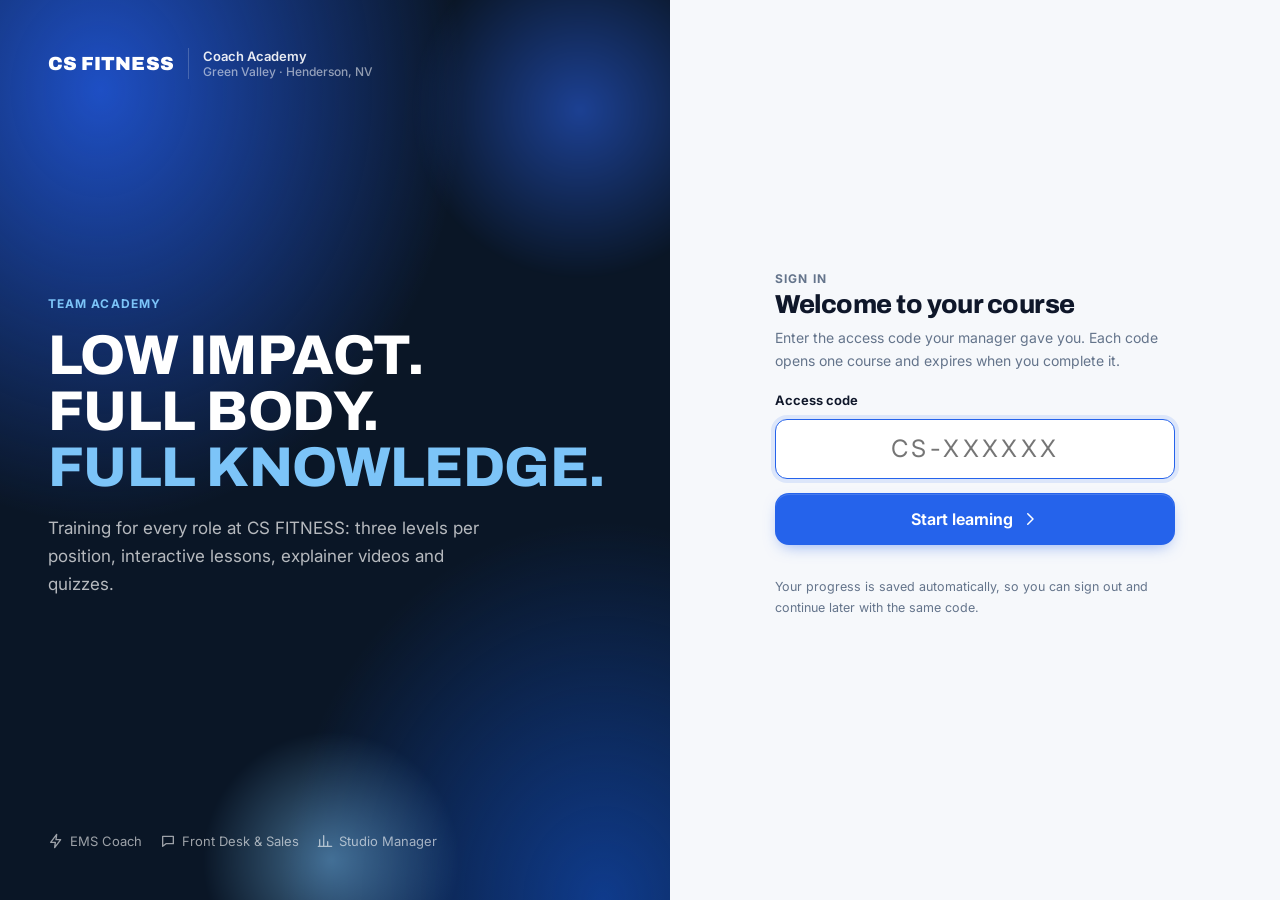
<file: index.html>
<!DOCTYPE html>
<html lang="en">
<head>
<meta charset="utf-8">
<meta name="viewport" content="width=device-width, initial-scale=1">
<meta name="robots" content="noindex">
<title>CS FITNESS Academy</title>
<link rel="preconnect" href="https://fonts.googleapis.com">
<link rel="stylesheet" href="https://fonts.googleapis.com/css2?family=Archivo:wght@700;800;900&family=Inter:wght@400;500;600;700&display=swap">
<link rel="stylesheet" href="style.css">
</head>
<body>
<div id="app"></div>
<script src="config.js"></script>
<script src="api.js"></script>
<script src="catalog.js"></script>
<script src="anim.js"></script>
<script src="app.js"></script>
</body>
</html>
</file>
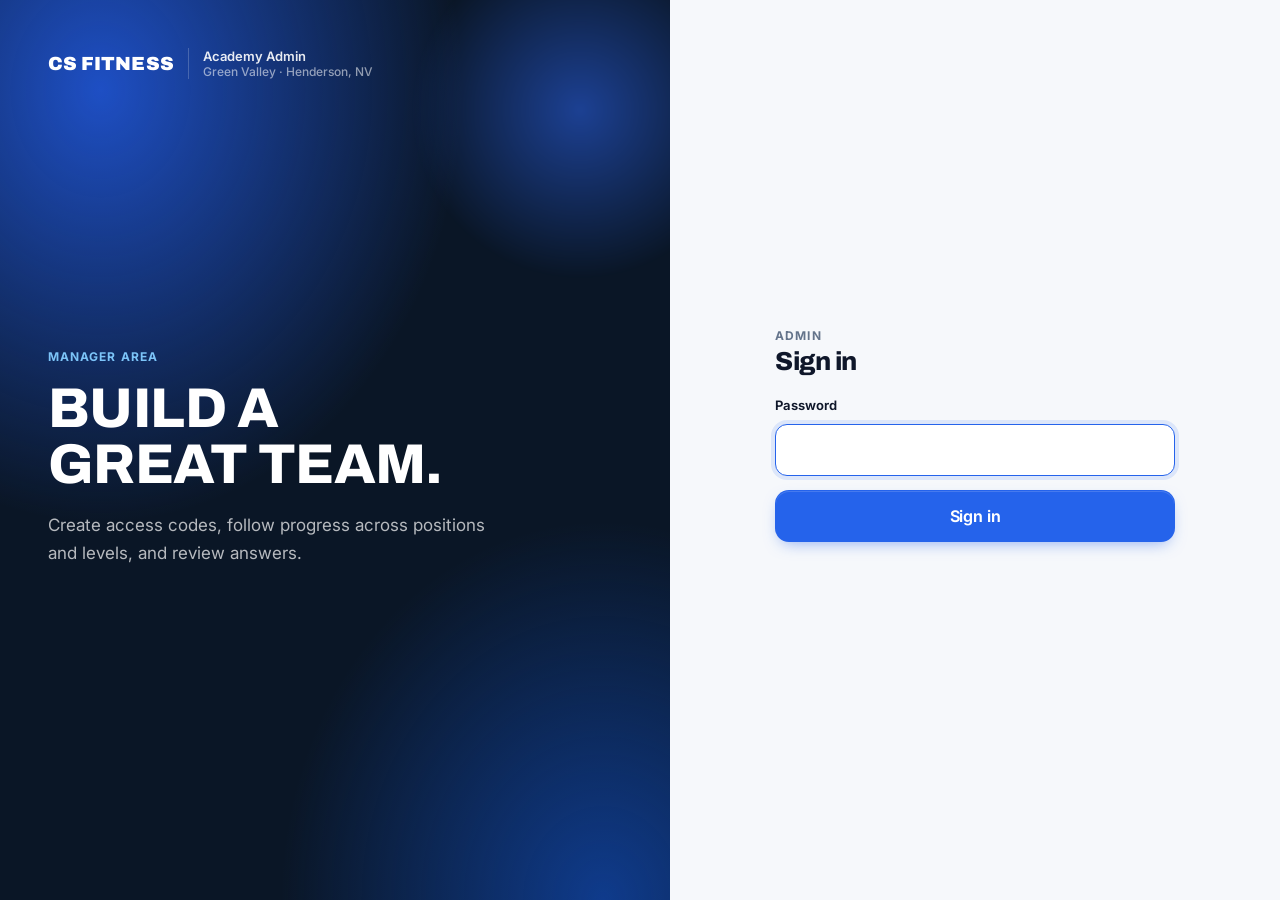
<file: admin.html>
<!DOCTYPE html>
<html lang="en">
<head>
<meta charset="utf-8">
<meta name="viewport" content="width=device-width, initial-scale=1">
<meta name="robots" content="noindex">
<title>Admin · CS FITNESS Academy</title>
<link rel="preconnect" href="https://fonts.googleapis.com">
<link rel="stylesheet" href="https://fonts.googleapis.com/css2?family=Archivo:wght@700;800;900&family=Inter:wght@400;500;600;700&display=swap">
<link rel="stylesheet" href="style.css">
</head>
<body>
<div id="app"></div>
<script src="config.js"></script>
<script src="api.js"></script>
<script src="catalog.js"></script>
<script src="admin.js"></script>
</body>
</html>
</file>
<file: style.css>
/* CS FITNESS Academy v2 – design system */
:root{
  --navy:#0a1626; --navy-2:#13213a; --ink:#0f172a; --text:#334155; --muted:#64748b; --faint:#94a3b8;
  --line:#e7ecf3; --line-2:#d9e1ec; --bg:#f6f8fb; --card:#fff;
  --blue:#2563eb; --blue-2:#1d4ed8; --blue-soft:#eef3ff; --sky:#7cc4f8; --gold:#fbbc05; --gold-soft:#fff6db;
  --ok:#0f9d63; --ok-soft:#e7f7ef; --warn:#b76e00; --warn-soft:#fff3dc; --bad:#d23a46; --bad-soft:#fdecee;
  --r:16px; --r-sm:10px;
  --sh-1:0 1px 2px rgba(15,23,42,.05),0 1px 1px rgba(15,23,42,.03);
  --sh-2:0 2px 4px rgba(15,23,42,.04),0 12px 32px -12px rgba(15,23,42,.14);
  --sh-3:0 24px 60px -20px rgba(10,22,38,.35);
  --ease:cubic-bezier(.2,.8,.2,1);
  --display:Archivo,"Arial Black",Inter,sans-serif;
}
*{box-sizing:border-box}
html{-webkit-text-size-adjust:100%}
html,body{margin:0;background:var(--bg);color:var(--text);font:16px/1.65 Inter,system-ui,-apple-system,"Segoe UI",Arial,sans-serif;-webkit-font-smoothing:antialiased}
h1,h2,h3,h4{color:var(--ink);line-height:1.2;margin:0 0 .45em;letter-spacing:-.02em}
h1{font-family:var(--display);font-weight:800;font-size:clamp(26px,3.4vw,36px)}
h2{font-family:var(--display);font-weight:800;font-size:clamp(21px,2.4vw,26px)}
h3{font-size:17px;font-weight:700;letter-spacing:-.01em}
p{margin:0 0 1em}
a{color:var(--blue)}
button{font:inherit;cursor:pointer;color:inherit}
.hidden{display:none!important}
.eyebrow{font-size:12px;font-weight:700;letter-spacing:.09em;text-transform:uppercase;color:var(--muted)}
.muted{color:var(--muted)} .small{font-size:14px} .tiny{font-size:12.5px}
.row{display:flex;align-items:center;gap:12px}.row.wrap{flex-wrap:wrap}.spacer{flex:1}
.stack>*+*{margin-top:12px}

/* ---------- buttons ---------- */
.btn{display:inline-flex;align-items:center;justify-content:center;gap:8px;height:44px;padding:0 18px;border-radius:12px;border:1px solid transparent;background:var(--blue);color:#fff;font-weight:650;font-size:15px;letter-spacing:-.005em;transition:background .2s,transform .15s var(--ease),box-shadow .2s,border-color .2s;box-shadow:0 1px 0 rgba(255,255,255,.15) inset,0 6px 16px -6px rgba(37,99,235,.55);white-space:nowrap}
.btn:hover{background:var(--blue-2)}
.btn:active{transform:scale(.98)}
.btn:disabled{opacity:.45;cursor:not-allowed;box-shadow:none}
.btn.ghost{background:#fff;color:var(--ink);border-color:var(--line-2);box-shadow:var(--sh-1)}
.btn.ghost:hover{border-color:#c4cfdf;background:#fbfcfe}
.btn.soft{background:var(--blue-soft);color:var(--blue);box-shadow:none}
.btn.soft:hover{background:#e2eaff}
.btn.ok{background:var(--ok);box-shadow:0 6px 16px -6px rgba(15,157,99,.5)}
.btn.danger{background:#fff;color:var(--bad);border-color:#f3c8cc;box-shadow:none}
.btn.danger:hover{background:var(--bad-soft)}
.btn.rec{background:var(--bad);box-shadow:none}
.btn.sm{height:34px;padding:0 12px;font-size:13.5px;border-radius:9px}
.btn.lg{height:52px;padding:0 24px;font-size:16px;border-radius:14px}
.btn.block{width:100%}
.icon-btn{width:38px;height:38px;border-radius:10px;border:1px solid var(--line-2);background:#fff;display:grid;place-items:center;color:var(--muted)}
.icon-btn:hover{color:var(--ink);border-color:#c4cfdf}

/* ---------- surfaces ---------- */
.card{background:var(--card);border:1px solid var(--line);border-radius:var(--r);box-shadow:var(--sh-2);padding:24px}
.card.flat{box-shadow:none}
.card.pad-lg{padding:clamp(22px,4vw,40px)}
.pill{display:inline-flex;align-items:center;gap:6px;height:24px;padding:0 10px;border-radius:99px;font-size:12px;font-weight:650;background:#eef2f7;color:var(--muted);white-space:nowrap}
.pill.blue{background:var(--blue-soft);color:var(--blue)}.pill.ok{background:var(--ok-soft);color:var(--ok)}.pill.warn{background:var(--warn-soft);color:var(--warn)}.pill.bad{background:var(--bad-soft);color:var(--bad)}.pill.gold{background:var(--gold-soft);color:#8a6100}.pill.dark{background:rgba(255,255,255,.12);color:#fff}
.bar{height:6px;border-radius:9px;background:#e9eef5;overflow:hidden}
.bar>i{display:block;height:100%;border-radius:9px;background:linear-gradient(90deg,var(--blue),#5b9bff);transition:width .6s var(--ease)}
.bar.ok>i{background:linear-gradient(90deg,var(--ok),#3cc58b)}
.divider{height:1px;background:var(--line);margin:20px 0}

/* ---------- header ---------- */
.header{position:sticky;top:0;z-index:30;height:64px;display:flex;align-items:center;gap:16px;padding:0 clamp(16px,3vw,28px);background:rgba(10,22,38,.92);backdrop-filter:saturate(1.4) blur(14px);-webkit-backdrop-filter:saturate(1.4) blur(14px);color:#fff}
.brand{display:flex;align-items:center;gap:14px;min-width:0}
.brand-logo{height:26px;width:auto;display:block}
.brand-text{font-family:var(--display);font-weight:900;font-size:19px;color:#fff;letter-spacing:.01em}
.brand-sub{border-left:1px solid rgba(255,255,255,.2);padding-left:14px;font-size:13px;font-weight:600;color:rgba(255,255,255,.9);line-height:1.25;white-space:nowrap}
.brand-sub small{display:block;font-weight:500;color:rgba(255,255,255,.55);font-size:12px}
.header .who{display:flex;align-items:center;gap:10px;font-size:14px;color:rgba(255,255,255,.75)}
.avatar{width:34px;height:34px;border-radius:50%;display:grid;place-items:center;font-weight:700;font-size:13px;background:linear-gradient(135deg,#4f8bff,#2563eb);color:#fff;flex:none}
.avatar.lg{width:52px;height:52px;font-size:18px}
.header .btn.ghost{background:transparent;color:#fff;border-color:rgba(255,255,255,.2);box-shadow:none}
.header .btn.ghost:hover{border-color:rgba(255,255,255,.5);background:rgba(255,255,255,.05)}
.tabs{display:flex;gap:4px;margin-left:12px}
.tab{height:36px;padding:0 14px;border-radius:9px;border:0;background:transparent;color:rgba(255,255,255,.65);font-weight:600;font-size:14px}
.tab:hover{color:#fff;background:rgba(255,255,255,.06)}.tab.on{color:#fff;background:rgba(255,255,255,.12)}

/* ---------- layout ---------- */
.page{max-width:1120px;margin:0 auto;padding:clamp(20px,4vw,40px) clamp(16px,3vw,28px) 80px}
.shell{display:grid;grid-template-columns:290px minmax(0,1fr);gap:28px;max-width:1240px;margin:0 auto;padding:28px clamp(16px,3vw,28px) 80px;align-items:start}
.reading{max-width:760px}
.grid{display:grid;gap:16px}
.grid.c2{grid-template-columns:repeat(auto-fill,minmax(320px,1fr))}
.grid.c3{grid-template-columns:repeat(auto-fill,minmax(260px,1fr))}

/* ---------- login ---------- */
.auth{min-height:100vh;display:grid;grid-template-columns:1.1fr 1fr;background:var(--navy)}
.auth-art{position:relative;overflow:hidden;padding:48px;display:flex;flex-direction:column;justify-content:space-between;color:#fff;background:radial-gradient(90% 80% at 15% 10%,#1e4fc4 0%,rgba(30,79,196,0) 60%),radial-gradient(80% 70% at 90% 100%,#0f3b8c 0%,rgba(15,59,140,0) 60%),var(--navy)}
.auth-art h1{color:#fff;font-size:clamp(34px,4.4vw,56px);text-transform:uppercase;line-height:1;letter-spacing:-.01em;margin:0}
.auth-art p{color:rgba(255,255,255,.7);max-width:440px;font-size:17px}
.auth-art .orb{position:absolute;border-radius:50%;filter:blur(2px);opacity:.5;animation:orb 12s ease-in-out infinite}
@keyframes orb{50%{transform:translate(20px,-30px) scale(1.06)}}
.auth-form{background:var(--bg);display:grid;place-items:center;padding:32px}
.auth-card{width:100%;max-width:400px}
.auth-card h2{margin-bottom:6px}
.field{display:block;margin:18px 0 14px}
.field>span{display:block;font-size:13px;font-weight:650;color:var(--ink);margin-bottom:7px}
input[type=text],input[type=password],input[type=number],input[type=search],select,textarea{width:100%;border:1px solid var(--line-2);border-radius:12px;padding:12px 14px;font:inherit;background:#fff;color:var(--ink);transition:border-color .2s,box-shadow .2s}
input:focus,textarea:focus,select:focus{outline:0;border-color:var(--blue);box-shadow:0 0 0 4px rgba(37,99,235,.12)}
textarea{resize:vertical;line-height:1.55}
.code-input{font-size:24px!important;letter-spacing:.14em;text-transform:uppercase;text-align:center;font-weight:700;height:60px}
.err{color:var(--bad);font-size:14px;min-height:22px;margin:10px 0 0}

/* ---------- course sidebar ---------- */
.side{position:sticky;top:88px;max-height:calc(100vh - 110px);overflow:auto;padding:18px}
.side-head{padding:6px 8px 16px;border-bottom:1px solid var(--line);margin-bottom:10px}
.side-mod{margin:14px 0 6px;padding:0 8px;display:flex;align-items:center;gap:8px}
.side-item{display:flex;width:100%;align-items:center;gap:11px;text-align:left;border:0;background:none;padding:9px 10px;border-radius:10px;font-size:14px;color:var(--text);line-height:1.35}
.side-item:hover{background:#f3f6fa;color:var(--ink)}
.side-item.on{background:var(--blue-soft);color:var(--blue);font-weight:650}
.side-item.locked{opacity:.5}
.dot{width:20px;height:20px;border-radius:50%;border:2px solid #cfd8e5;flex:none;display:grid;place-items:center;color:#fff;transition:.3s}
.dot.done{background:var(--ok);border-color:var(--ok)}
.dot.cur{border-color:var(--blue);box-shadow:0 0 0 3px rgba(37,99,235,.15)}

/* ---------- course home ---------- */
.hero{position:relative;overflow:hidden;border-radius:22px;padding:clamp(24px,4vw,40px);color:#fff;background:radial-gradient(80% 120% at 100% 0%,#2a5bd7 0%,rgba(42,91,215,0) 60%),linear-gradient(135deg,#0d1d36,#0a1626);box-shadow:var(--sh-3)}
.hero h1{color:#fff;margin:8px 0 10px}
.hero p{color:rgba(255,255,255,.72);max-width:560px}
.hero .meta{display:flex;gap:10px;flex-wrap:wrap}
.hero-grid{display:grid;grid-template-columns:1fr auto;gap:28px;align-items:center}
.ring{--p:0;--s:116px;width:var(--s);height:var(--s);border-radius:50%;display:grid;place-items:center;background:conic-gradient(var(--sky) calc(var(--p)*1%),rgba(255,255,255,.12) 0);flex:none;transition:--p 1s}
.ring b{width:calc(var(--s) - 18px);height:calc(var(--s) - 18px);border-radius:50%;display:grid;place-items:center;background:#0e1c33;font-size:24px;font-weight:800;color:#fff;font-family:var(--display)}
.ring.light{background:conic-gradient(var(--blue) calc(var(--p)*1%),#e6ecf5 0)}
.ring.light b{background:#fff;color:var(--ink)}
.ring.ok{background:conic-gradient(var(--ok) calc(var(--p)*1%),#e6ecf5 0)}
.ring.warn{background:conic-gradient(var(--gold) calc(var(--p)*1%),#e6ecf5 0)}
.ring.ok b,.ring.warn b{background:#fff;color:var(--ink)}
.path{display:flex;align-items:center;gap:0;margin:26px 0 4px}
.path-step{display:flex;align-items:center;gap:10px;font-size:13px;font-weight:650;color:rgba(255,255,255,.55)}
.path-step .num{width:30px;height:30px;border-radius:50%;display:grid;place-items:center;border:2px solid rgba(255,255,255,.25);font-size:13px}
.path-step.done{color:#fff}.path-step.done .num{background:var(--ok);border-color:var(--ok)}
.path-step.cur{color:#fff}.path-step.cur .num{background:#fff;color:var(--navy);border-color:#fff;box-shadow:0 0 0 5px rgba(255,255,255,.15)}
.path-line{flex:1;min-width:24px;height:2px;background:rgba(255,255,255,.18);margin:0 12px}
.path-line.done{background:var(--ok)}
.path.light .path-step{color:var(--faint)}.path.light .path-step .num{border-color:#d4dce8}
.path.light .path-step.done,.path.light .path-step.cur{color:var(--ink)}
.path.light .path-step.cur .num{background:var(--blue);color:#fff;border-color:var(--blue);box-shadow:0 0 0 5px rgba(37,99,235,.12)}
.path.light .path-line{background:#e2e8f0}.path.light .path-line.done{background:var(--ok)}
.mod-card{display:flex;gap:18px;align-items:center;padding:20px;cursor:pointer;transition:transform .25s var(--ease),box-shadow .25s,border-color .25s}
.mod-card:hover{transform:translateY(-2px);box-shadow:0 18px 40px -18px rgba(15,23,42,.25);border-color:#d5def0}
.mod-card.locked{cursor:not-allowed;opacity:.55}.mod-card.locked:hover{transform:none;box-shadow:var(--sh-2)}
.mod-ic{width:52px;height:52px;border-radius:14px;display:grid;place-items:center;background:var(--blue-soft);color:var(--blue);flex:none}
.mod-card.done .mod-ic{background:var(--ok-soft);color:var(--ok)}
.mod-card h3{margin:2px 0 4px}
.mod-card p{margin:0;font-size:14px;color:var(--muted)}

/* ---------- lesson ---------- */
.lesson-head{margin-bottom:22px}
.lesson{font-size:17px;line-height:1.75;color:#2b3648}
.lesson strong{color:var(--ink)}
.lesson ul,.lesson ol{padding-left:22px;margin:0 0 1.1em}
.lesson li{margin:.4em 0}
.lesson li::marker{color:var(--blue)}
.note,.takeaway{position:relative;padding:16px 18px 16px 52px;border-radius:14px;margin:1.3em 0;font-size:15.5px;line-height:1.6}
.note{background:var(--blue-soft);color:#1e3a8a}
.takeaway{background:var(--gold-soft);color:#5c4300}
.note::before,.takeaway::before{content:"";position:absolute;left:18px;top:18px;width:20px;height:20px;border-radius:6px;background:var(--blue);-webkit-mask:var(--m) center/contain no-repeat;mask:var(--m) center/contain no-repeat}
.note::before{--m:url('data:image/svg+xml;utf8,<svg xmlns="http://www.w3.org/2000/svg" viewBox="0 0 24 24"><path d="M12 2a10 10 0 1 0 0 20 10 10 0 0 0 0-20zm1 15h-2v-6h2zm0-8h-2V7h2z"/></svg>')}
.takeaway::before{background:#d39300;--m:url('data:image/svg+xml;utf8,<svg xmlns="http://www.w3.org/2000/svg" viewBox="0 0 24 24"><path d="M12 2l2.9 6.6 7.1.6-5.4 4.7 1.6 7L12 17.3 5.8 20.9l1.6-7L2 9.2l7.1-.6z"/></svg>')}
.script{border-left:3px solid var(--blue);background:#f8faff;padding:14px 18px;border-radius:0 12px 12px 0;font-style:italic;color:#24324a;margin:1.2em 0}
ol.steps{list-style:none;padding:0;counter-reset:s}
ol.steps li{counter-increment:s;position:relative;padding:12px 14px 12px 56px;background:#fff;border:1px solid var(--line);border-radius:14px;margin:10px 0}
ol.steps li::before{content:counter(s);position:absolute;left:14px;top:12px;width:28px;height:28px;border-radius:50%;background:var(--blue);color:#fff;font-weight:700;font-size:14px;display:grid;place-items:center}
ul.checklist{list-style:none;padding:0}
ul.checklist li{padding:12px 14px 12px 50px;border:1px solid var(--line);border-radius:14px;margin:9px 0;position:relative;cursor:pointer;user-select:none;background:#fff;transition:background .25s,border-color .25s}
ul.checklist li::before{content:"";position:absolute;left:14px;top:13px;width:22px;height:22px;border-radius:7px;border:2px solid #c6d0de;transition:.25s}
ul.checklist li.ticked{background:var(--ok-soft);border-color:#c7ead9}
ul.checklist li.ticked::before{background:var(--ok);border-color:var(--ok)}
ul.checklist li.ticked::after{content:"";position:absolute;left:22px;top:17px;width:6px;height:11px;border:solid #fff;border-width:0 2.5px 2.5px 0;transform:rotate(45deg)}
.pager{display:flex;gap:10px;justify-content:space-between;align-items:center;margin-top:30px;padding-top:22px;border-top:1px solid var(--line)}

/* ---------- quiz ---------- */
.q-wrap{animation:qin .45s var(--ease)}
@keyframes qin{from{opacity:0;transform:translateY(10px)}}
.q-text{font-size:21px;font-weight:700;color:var(--ink);letter-spacing:-.015em;line-height:1.35;margin:6px 0 20px}
.q-opt{display:flex;gap:14px;align-items:center;width:100%;text-align:left;border:1.5px solid var(--line-2);background:#fff;padding:14px 16px;border-radius:14px;margin:10px 0;font-size:16px;color:var(--ink);transition:border-color .2s,background .2s,transform .15s var(--ease)}
.q-opt:hover{border-color:#b9c7e3;background:#fbfcff}
.q-opt:active{transform:scale(.995)}
.q-opt .key{width:30px;height:30px;border-radius:9px;background:#eef2f7;display:grid;place-items:center;font-weight:700;font-size:13px;color:var(--muted);flex:none;transition:.2s}
.q-opt.sel{border-color:var(--blue);background:var(--blue-soft)}
.q-opt.sel .key{background:var(--blue);color:#fff}
.q-res{border:1px solid var(--line);border-radius:14px;padding:14px 16px;margin:10px 0;background:#fff}
.q-res.ok{border-color:#c7ead9;background:#f6fcf9}.q-res.bad{border-color:#f3cfd3;background:#fff8f8}
.score-big{font-family:var(--display);font-size:56px;font-weight:800;letter-spacing:-.03em;line-height:1}

/* ---------- player ---------- */
.player{border-radius:20px;overflow:hidden;background:var(--navy);color:#fff;box-shadow:var(--sh-3)}
.stage{position:relative;aspect-ratio:16/9;background:radial-gradient(100% 120% at 20% 0%,#163a85 0%,#0d1f45 45%,#0a1626 100%);overflow:hidden}
.stage .layer{position:absolute;inset:0;transition:opacity .6s ease,transform .8s var(--ease)}
.stage .layer.out{opacity:0;transform:scale(1.03)}
.stage .layer.pre{opacity:0;transform:scale(.98)}
.stage svg{width:100%;height:100%;display:block}
.stage video{position:absolute;inset:0;width:100%;height:100%;background:#000}
.stage .big-play{position:absolute;inset:0;display:grid;place-items:center;background:rgba(10,22,38,.35);border:0;color:#fff;transition:opacity .3s}
.stage .big-play span{width:76px;height:76px;border-radius:50%;background:rgba(255,255,255,.95);color:var(--navy);display:grid;place-items:center;box-shadow:0 10px 40px rgba(0,0,0,.4);transition:transform .2s var(--ease)}
.stage .big-play:hover span{transform:scale(1.06)}
.subtitle{background:#0a1626;padding:6px 18px 2px;min-height:58px;font-size:clamp(14px,1.8vw,16.5px);line-height:1.5;color:#e6eeff;opacity:0;transform:translateY(4px);transition:opacity .4s,transform .4s var(--ease)}
.subtitle.show{opacity:1;transform:none}
.controls{display:flex;align-items:center;gap:10px;padding:12px 16px 14px;background:#0a1626}
.controls button{background:rgba(255,255,255,.08);color:#fff;border:0;border-radius:10px;height:36px;min-width:38px;padding:0 10px;display:inline-flex;align-items:center;gap:6px;font-size:13px;font-weight:600}
.controls button:hover{background:rgba(255,255,255,.16)}
.controls button.on{background:rgba(124,196,248,.2);color:var(--sky)}
.chapters{flex:1;display:flex;gap:4px;align-items:center}
.chap{flex:1;height:6px;border-radius:9px;background:rgba(255,255,255,.14);overflow:hidden;cursor:pointer;position:relative}
.chap i{display:block;height:100%;width:0;background:var(--sky)}
.chap.locked{cursor:not-allowed}
.time{font-size:12.5px;color:#9fb1d6;font-variant-numeric:tabular-nums;min-width:78px;text-align:right}
.scene-title{padding:14px 18px 4px;font-size:12px;font-weight:700;letter-spacing:.09em;text-transform:uppercase;color:var(--sky);background:#0a1626}

/* ---------- answers ---------- */
.answer-card textarea{min-height:150px}
.memo{display:flex;align-items:center;gap:12px;flex-wrap:wrap;margin:12px 0}
.memo audio{height:36px;max-width:100%}
.recdot{width:9px;height:9px;border-radius:50%;background:#fff;animation:blink 1s infinite}
@keyframes blink{50%{opacity:.25}}
.feedback{border-radius:16px;padding:18px;margin-top:16px;border:1px solid var(--line);background:#fbfcfe;animation:qin .5s var(--ease)}
.feedback.ok{background:#f5fcf8;border-color:#cdebdc}.feedback.low{background:#fffaf0;border-color:#f2e0b8}
.fb-head{display:flex;gap:16px;align-items:center;margin-bottom:12px}
.fb-points{list-style:none;padding:0;margin:0}
.fb-points li{display:flex;gap:10px;align-items:flex-start;padding:7px 0;font-size:14.5px;border-top:1px dashed var(--line)}
.fb-points li:first-child{border-top:0}
.fb-points .ck{width:20px;height:20px;border-radius:50%;flex:none;display:grid;place-items:center;margin-top:1px;font-size:12px;font-weight:800}
.fb-points .hit .ck{background:var(--ok);color:#fff}
.fb-points .miss .ck{background:#eef2f7;color:var(--faint)}
.fb-points .miss{color:var(--muted)}

/* ---------- done ---------- */
.done-wrap{min-height:100vh;display:grid;place-items:center;padding:24px;background:radial-gradient(70% 60% at 50% 0%,#1e4fc4 0%,rgba(30,79,196,0) 60%),var(--navy);position:relative;overflow:hidden}
.done-card{max-width:560px;text-align:center;position:relative;z-index:2}
.badge{width:120px;height:120px;margin:0 auto 22px;border-radius:32px;display:grid;place-items:center;background:linear-gradient(135deg,#ffd76a,#f5a300);color:#4a3500;box-shadow:0 20px 50px -10px rgba(245,163,0,.6);animation:badge .9s cubic-bezier(.2,1.5,.4,1)}
@keyframes badge{from{transform:scale(.3) rotate(-20deg);opacity:0}}
#confetti{position:absolute;inset:0;z-index:1;pointer-events:none}

/* ---------- admin ---------- */
.stats{display:grid;grid-template-columns:repeat(4,1fr);gap:14px;margin:22px 0}
.stat{padding:18px 20px}
.stat b{display:block;font-family:var(--display);font-size:30px;font-weight:800;color:var(--ink);letter-spacing:-.02em}
.stat span{font-size:13px;color:var(--muted);font-weight:600}
.toolbar{display:flex;gap:10px;align-items:center;flex-wrap:wrap;margin-bottom:14px}
.toolbar input[type=search]{max-width:280px;height:40px;padding:8px 12px}
.seg{display:inline-flex;background:#eef2f7;border-radius:11px;padding:3px}
.seg button{border:0;background:transparent;height:34px;padding:0 12px;border-radius:9px;font-size:13.5px;font-weight:600;color:var(--muted)}
.seg button.on{background:#fff;color:var(--ink);box-shadow:var(--sh-1)}
table{width:100%;border-collapse:collapse;font-size:14.5px}
th{text-align:left;color:var(--muted);font-weight:650;font-size:12px;text-transform:uppercase;letter-spacing:.06em;padding:12px 16px;border-bottom:1px solid var(--line);background:#fbfcfe}
td{padding:14px 16px;border-bottom:1px solid var(--line);vertical-align:middle}
tr:last-child td{border-bottom:0}
tr.click{cursor:pointer;transition:background .15s}tr.click:hover td{background:#f9fbfe}
.code{font-family:ui-monospace,SFMono-Regular,Menlo,monospace;font-weight:700;letter-spacing:.06em;background:#f1f4f9;color:var(--ink);padding:4px 9px;border-radius:7px;font-size:13.5px}
.lvl-dots{display:inline-flex;gap:5px}
.lvl-dots i{width:26px;height:8px;border-radius:9px;background:#e3e9f2}
.lvl-dots i.done{background:var(--ok)}.lvl-dots i.cur{background:var(--blue)}
.ans{border:1px solid var(--line);border-radius:14px;padding:18px;margin:12px 0;background:#fff}
.ans blockquote{margin:10px 0;padding:12px 14px;background:#f6f8fb;border-radius:10px;white-space:pre-wrap;color:var(--ink);font-size:15px}
.kp{list-style:none;padding:0;margin:8px 0}
.kp li{font-size:13.5px;padding:4px 0;display:flex;gap:8px;color:var(--muted)}
.kp li.hit{color:var(--ink)}
.kp li b{width:16px;flex:none}
.course-col h3{display:flex;align-items:center;gap:10px}
.lvl-card{border:1px solid var(--line);border-radius:14px;padding:16px;margin:10px 0;background:#fff}
.lvl-card ul{margin:8px 0 0;padding-left:18px;font-size:14px;color:var(--muted)}
.enroll{border:1px solid var(--line);border-radius:16px;margin:12px 0;background:#fff;overflow:hidden}
.enroll-head{display:flex;gap:14px;align-items:center;padding:16px 18px;cursor:pointer}
.enroll-body{padding:0 18px 18px;border-top:1px solid var(--line)}

/* ---------- overlays ---------- */
.toast{position:fixed;bottom:24px;left:50%;transform:translateX(-50%);background:var(--ink);color:#fff;padding:12px 18px;border-radius:12px;font-size:14px;z-index:90;box-shadow:var(--sh-3);animation:toast .35s var(--ease)}
@keyframes toast{from{opacity:0;transform:translate(-50%,10px)}}
.modal{position:fixed;inset:0;background:rgba(10,22,38,.5);backdrop-filter:blur(4px);display:grid;place-items:center;z-index:80;padding:20px;animation:fade .2s}
@keyframes fade{from{opacity:0}}
.modal .card{max-width:460px;width:100%;animation:qin .3s var(--ease)}
.back{display:inline-flex;align-items:center;gap:6px;color:var(--muted);font-size:14px;font-weight:600;background:none;border:0;padding:0;margin-bottom:16px}
.back:hover{color:var(--ink)}
.empty{text-align:center;padding:48px 20px;color:var(--muted)}
.mobile-nav{display:none}

@media (max-width:980px){
  .shell{grid-template-columns:1fr;padding-top:18px}
  .side{position:static;max-height:none}
  .side.collapsed .side-body{display:none}
  .mobile-nav{display:flex}
  .auth{grid-template-columns:1fr}
  .auth-art{min-height:240px;padding:32px 24px}
  .stats{grid-template-columns:repeat(2,1fr)}
}
@media (max-width:640px){
  .brand-sub small,.header .who span,.hide-sm{display:none}
  .hero-grid{grid-template-columns:1fr}
  .path-step span{display:none}
  .q-text{font-size:18px}
  td,th{padding:12px 10px}
  .tabs{margin-left:0}
}
.brand-text{white-space:nowrap}
@media (max-width:640px){.hero .ring{--s:84px}.hero .ring b{font-size:18px}.hero-grid{gap:18px}}
</file>
